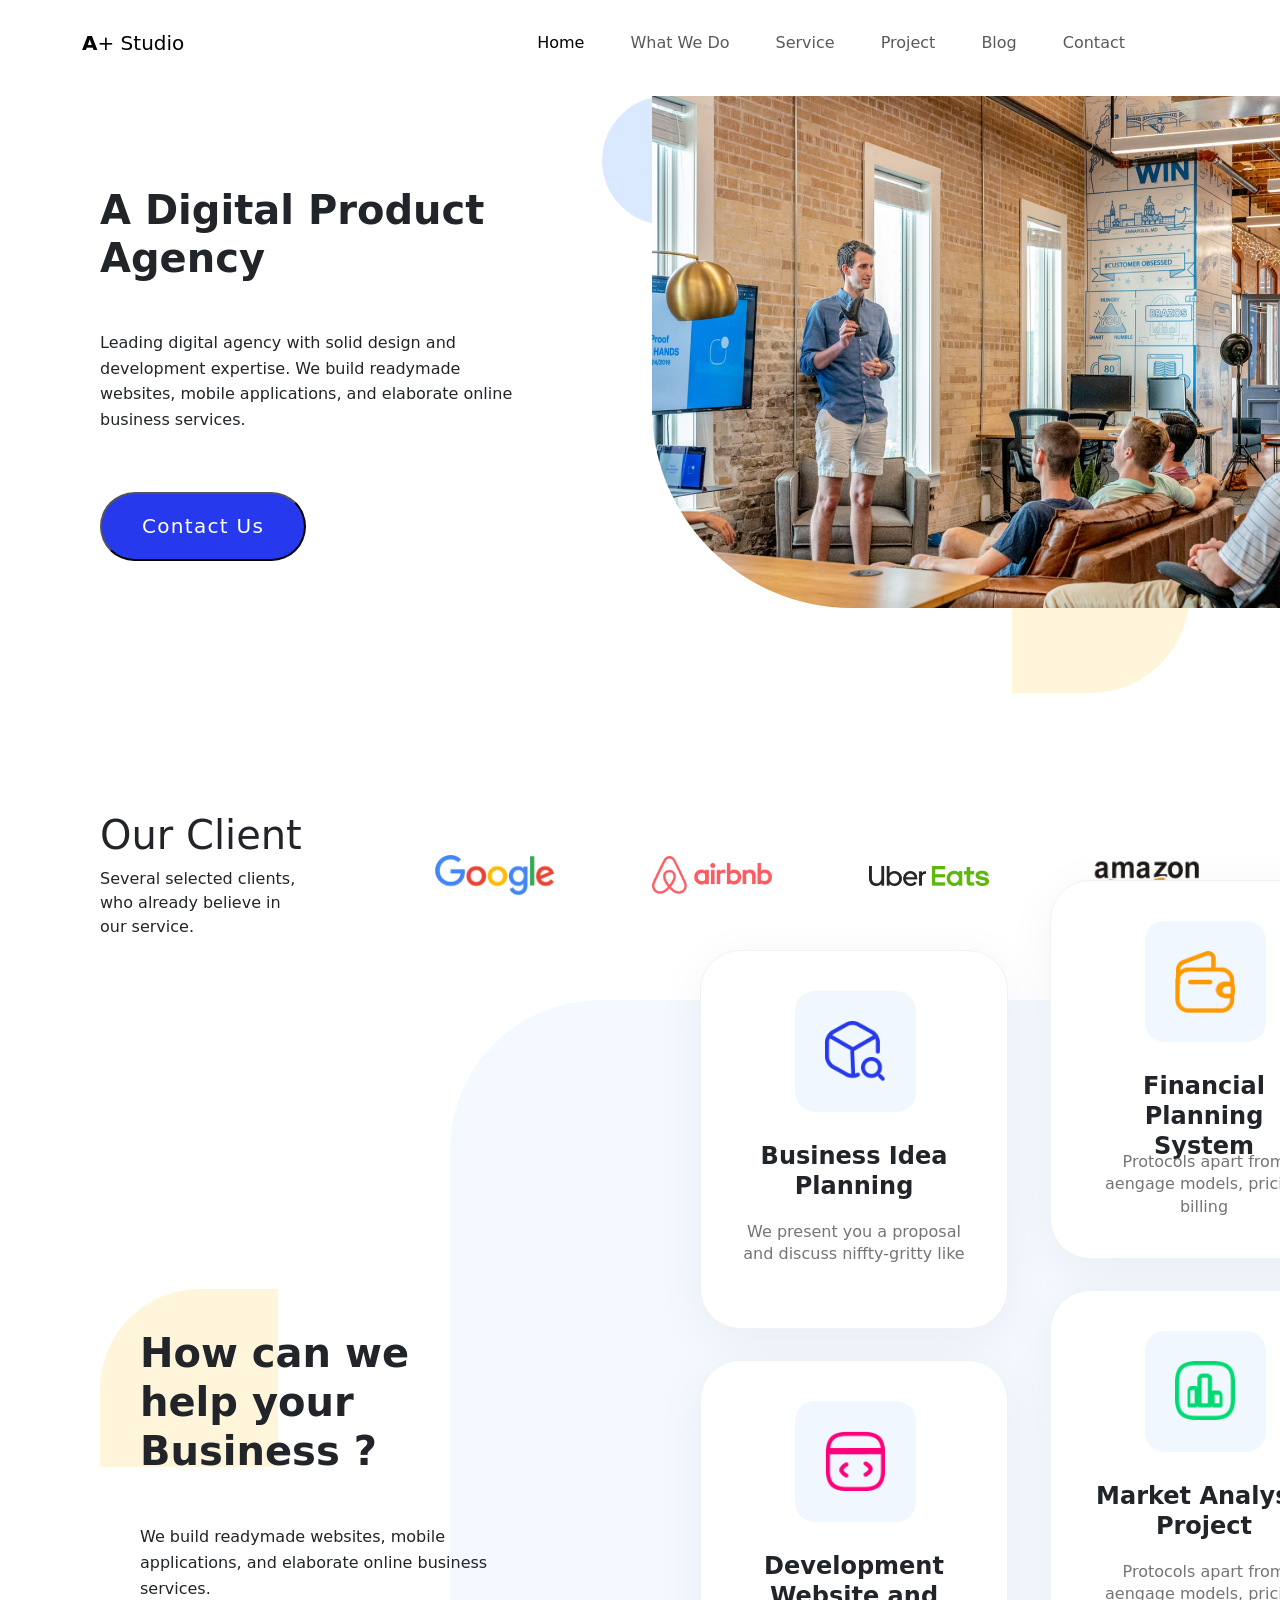
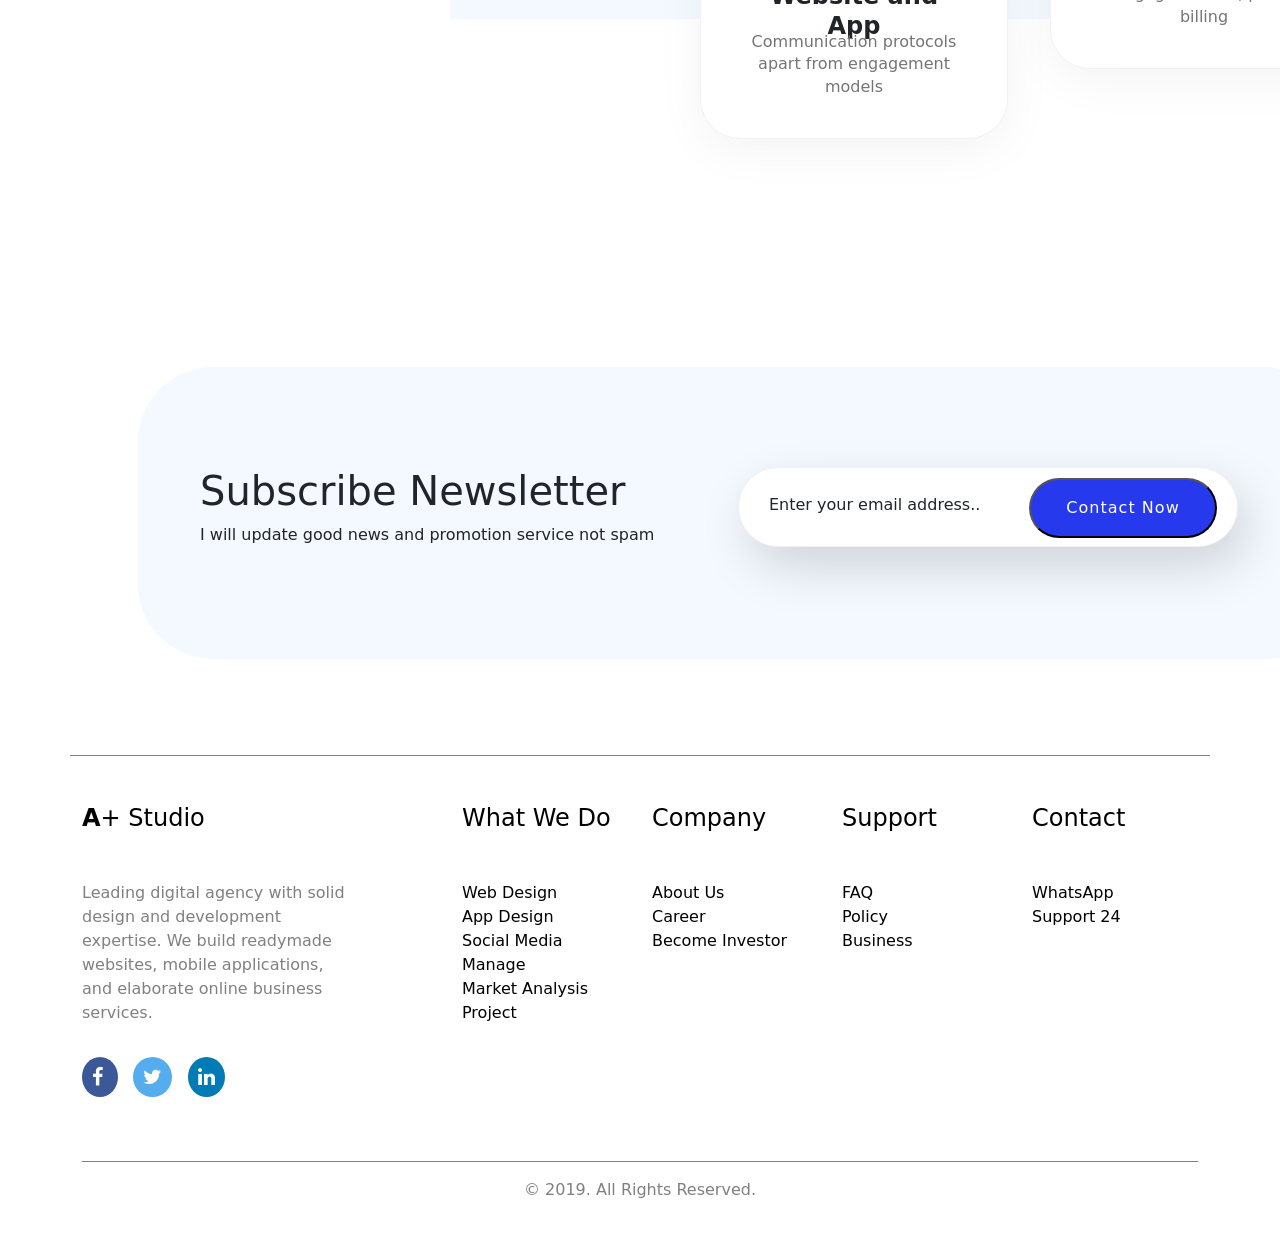
<file: index.html>
<!DOCTYPE html>
<html lang="en">
<head>
  <meta charset="UTF-8">
  <meta http-equiv="X-UA-Compatible" content="IE=edge">
  <meta name="viewport" content="width=device-width, initial-scale=1">
  <title>A Digital Product Agency</title>

  <link rel="icon" type="image/x-icon" href="assets/color-control.ico" />

  <link rel="stylesheet" href="assets/styles.css" />
  <link href="https://cdn.jsdelivr.net/npm/bootstrap@5.3.0-alpha3/dist/css/bootstrap.min.css" rel="stylesheet" integrity="sha384-KK94CHFLLe+nY2dmCWGMq91rCGa5gtU4mk92HdvYe+M/SXH301p5ILy+dN9+nJOZ" crossorigin="anonymous" />
  <link rel="stylesheet" href="https://cdnjs.cloudflare.com/ajax/libs/font-awesome/4.7.0/css/font-awesome.min.css" />
</head>
<body>
  <!-- Navbar -->
  <nav class="navbar navbar-expand-lg navbar-light bg-white">
      <div class="container-fluid">
        <a id="logo" class="navbar-brand space" href="#"><b>A</b>+ Studio</a>
        <button class="navbar-toggler" type="button" data-bs-toggle="collapse" data-bs-target="#navbarSupportedContent" aria-controls="navbarSupportedContent" aria-expanded="false" aria-label="Toggle navigation">
          <span class="navbar-toggler-icon"></span>
        </button>
        <div class="collapse navbar-collapse nav-right" id="navbarSupportedContent">
          <ul class="navbar-nav ms-auto mb-2 mb-lg-0 ">
            <li class="nav-item space">
              <a class="nav-link active" aria-current="page" href="#">Home</a>
            </li>
            <li class="nav-item space">
              <a class="nav-link" href="#">What We Do</a>
            </li>
            <li class="nav-item space">
              <a class="nav-link" href="#">Service</a>
            </li>
            <li class="nav-item space">
              <a class="nav-link" href="#">Project</a>
            </li>
            <li class="nav-item space">
              <a class="nav-link" href="#">Blog</a>
            </li>
            <li class="nav-item space">
              <a class="nav-link" href="#">Contact</a>
            </li>
          </ul>
        </div>
      </div>
  </nav>
  <!-- End of Navbar -->

  <section>
      <div class="row">
          <div class="col-lg-6">
              <div class="hero-section">
                  <h1>A Digital Product Agency</h1>
                  <p>Leading digital agency with solid design and development expertise. We build readymade websites, mobile applications, and elaborate online business services.</p>
                  <button>Contact Us</button>
              </div>
          </div>
          <div class="col-lg-6">
              <div class="full-circle"></div>
              <div class="hero-img">
                  <img src="assets/images/img_1.png" alt="Image of a group of people and a person presenting a presentation">
              </div>
              <div class="square"></div>
          </div>
      </div>
  </section>

  <section>
      <div class="row bl_section">
          <div class="col-lg-4">
              <div class="brand-section">
                  <h1>Our Client</h1>
                  <p>Several selected clients, who already believe in our service.</p>
              </div>
          </div>
          <div class="col-lg-2 col-md-6 col-sm-6 brand-lg">
            <div class="brand-logo">
              <img src="assets/Brand logo/BL_1.png" alt="google brand logo">
            </div>
          </div>
          <div class="col-lg-2 col-md-6 col-sm-6 brand-lg">
            <div class="brand-logo">
              <img src="assets/Brand logo/BL_2.png" alt="Airhub brand logo">
            </div>
          </div>
          <div class="col-lg-2 col-md-6 col-sm-6 brand-lg">
            <div class="brand-logo">
              <img src="assets/Brand logo/BL_3.png" alt="uber Eats brand logo">
          </div>
          </div>
          <div class="col-lg-2 col-md-6 col-sm-6 brand-lg">
            <div class="brand-logo">
              <img src="assets/Brand logo/BL_4.png" alt="Amazon brand logo">
            </div>
          </div>
      </div>
  </section>
  
  <section>
    <div class="row business-section">
      <div class="col-xl-4 col-sm-10 col-xs-2 main-section">
        <div class="square_1"></div>
        <h1>How can we help your Business ?</h1>
        <p>We build readymade websites, mobile applications, and elaborate online business services.</p>
      </div>
      <div class="col-lg-12 rectangle-shape">
        <div class="card-1">
          <div class="inner-card-1">
            <img src="assets/icons/image 14.png" alt="Icon with a cube and a magnifying glass">
          </div>
          <h1>Business Idea Planning</h1>
          <p>We present you a proposal and discuss niffty-gritty like</p>
        </div>
        <div class="card-2">
          <div class="inner-card-1">
            <img src="assets/icons/image 17.png" alt="Icon of a wallet">
          </div>
          <h1>Financial Planning System</h1>
          <p>Protocols apart from aengage models, pricing billing</p>
        </div>
        <div class="card-3">
          <div class="inner-card-1">
            <img src="assets/icons/image 15.png" alt="Icon of a code folder">
          </div>
          <h1>Development Website and App</h1>
          <p>Communication protocols apart from engagement models</p>
        </div>
        <div class="card-4">
          <div class="inner-card-1">
            <img src="assets/icons/image 16.png" alt="Icon of a market analysis">
          </div>
          <h1>Market Analysis Project</h1>
          <p>Protocols apart from aengage models, pricing billing</p>
        </div>
        <div class="half-circle"></div>
      </div>
    </div>
    <div class="responsive-cards">
      <div class="card-1">
        <div class="inner-card-1">
          <img src="assets/icons/image 14.png" alt="Icon with a cube and a magnifying glass">
        </div>
        <h1>Business Idea Planning</h1>
        <p>We present you a proposal and discuss niffty-gritty like</p>
      </div>
      <div class="card-2">
        <div class="inner-card-1">
          <img src="assets/icons/image 17.png" alt="Icon of a wallet">
        </div>
        <h1>Financial Planning System</h1>
        <p>Protocols apart from aengage models, pricing billing</p>
      </div>
      <div class="card-3">
        <div class="inner-card-1">
          <img src="assets/icons/image 15.png" alt="Icon of a code folder">
        </div>
        <h1>Development Website and App</h1>
        <p>Communication protocols apart from engagement models</p>
      </div>
      <div class="card-4">
        <div class="inner-card-1">
          <img src="assets/icons/image 16.png" alt="Icon of a market analysis">
        </div>
        <h1>Market Analysis Project</h1>
        <p>Protocols apart from aengage models, pricing billing</p>
      </div>
    </div>
  </section>

  <section class="newsletter-section">
    <div class="row newsletter">
      <div class="col-xl-6 col-md-6 left-section">
        <h1>Subscribe Newsletter</h1>
        <p>I will update good news and promotion service not spam</p>
      </div>
      <div class="col-xl-6 col-md-6 right-section">
        <div class="newsletter-label">
          <p>Enter your email address..</p>
          <button> Contact Now</button>
        </div>
      </div>
    </div>
  </section>

  <!-- footer -->
  <div class="mt-5 pt-5 pb-3 footer">
      <div class="container pt-5">
        <div class="row">
          <div class="col-lg-4 col-xs-12 about-company" style="padding-right: 100px;">
            <h4 class="mb-sm-5"><b>A</b>+ Studio</h4>
            <p class="pr-5" style="color: grey">Leading digital agency with solid design and development expertise. We build readymade websites, mobile applications, and elaborate online business services.</p>
            <p class="pt-3"><a href="#"><i class="fa fa-facebook"></i></a> &nbsp;&nbsp;<a href="#"><i class="fa fa-twitter"></i></a> &nbsp;&nbsp;<a href="#"><i class="fa fa-linkedin"></i></a></p>
          </div>
          <div class="col-lg-2 col-xs-12 links">
            <h4 class="mt-lg-0 mb-sm-5">What We Do</h4>
              <ul class="m-0 p-0">
                <li><a href="#">Web Design</a></li>
                <li><a href="#">App Design</a></li>
                <li><a href="#">Social Media Manage</a></li>
                <li><a href="#">Market Analysis Project</a></li>
              </ul>
          </div>
          <div class="col-lg-2 col-xs-12 links">
              <h4 class="mt-lg-0 mb-sm-5">Company</h4>
                <ul class="m-0 p-0">
                  <li><a href="#">About Us</a></li>
                  <li><a href="#">Career</a></li>
                  <li><a href="#">Become Investor</a></li>
                </ul>
          </div>
          <div class="col-lg-2 col-xs-12 links">
              <h4 class="mt-lg-0 mb-sm-5">Support</h4>
                <ul class="m-0 p-0">
                  <li><a href="#">FAQ</a></li>
                  <li><a href="#">Policy</a></li>
                  <li><a href="#">Business</a></li>
                </ul>
            </div>
          <div class="col-lg-2 col-xs-12 location">
            <h4 class="mt-lg-0 mb-sm-5">Contact</h4>
            <p class="mb-0">WhatsApp</p>
            <p>Support 24</p>
          </div>
        </div>
        <div class="row mt-5">
          <div class="col copyright">
            <p class="text-center pt-3">© 2019. All Rights Reserved.</p>
          </div>
        </div>
      </div>
  </div>
  <!-- End of footer -->
    
  <script src="https://cdn.jsdelivr.net/npm/bootstrap@5.3.0-alpha3/dist/js/bootstrap.bundle.min.js" integrity="sha384-ENjdO4Dr2bkBIFxQpeoTz1HIcje39Wm4jDKdf19U8gI4ddQ3GYNS7NTKfAdVQSZe" crossorigin="anonymous"></script>
</body>
</html>
</file>
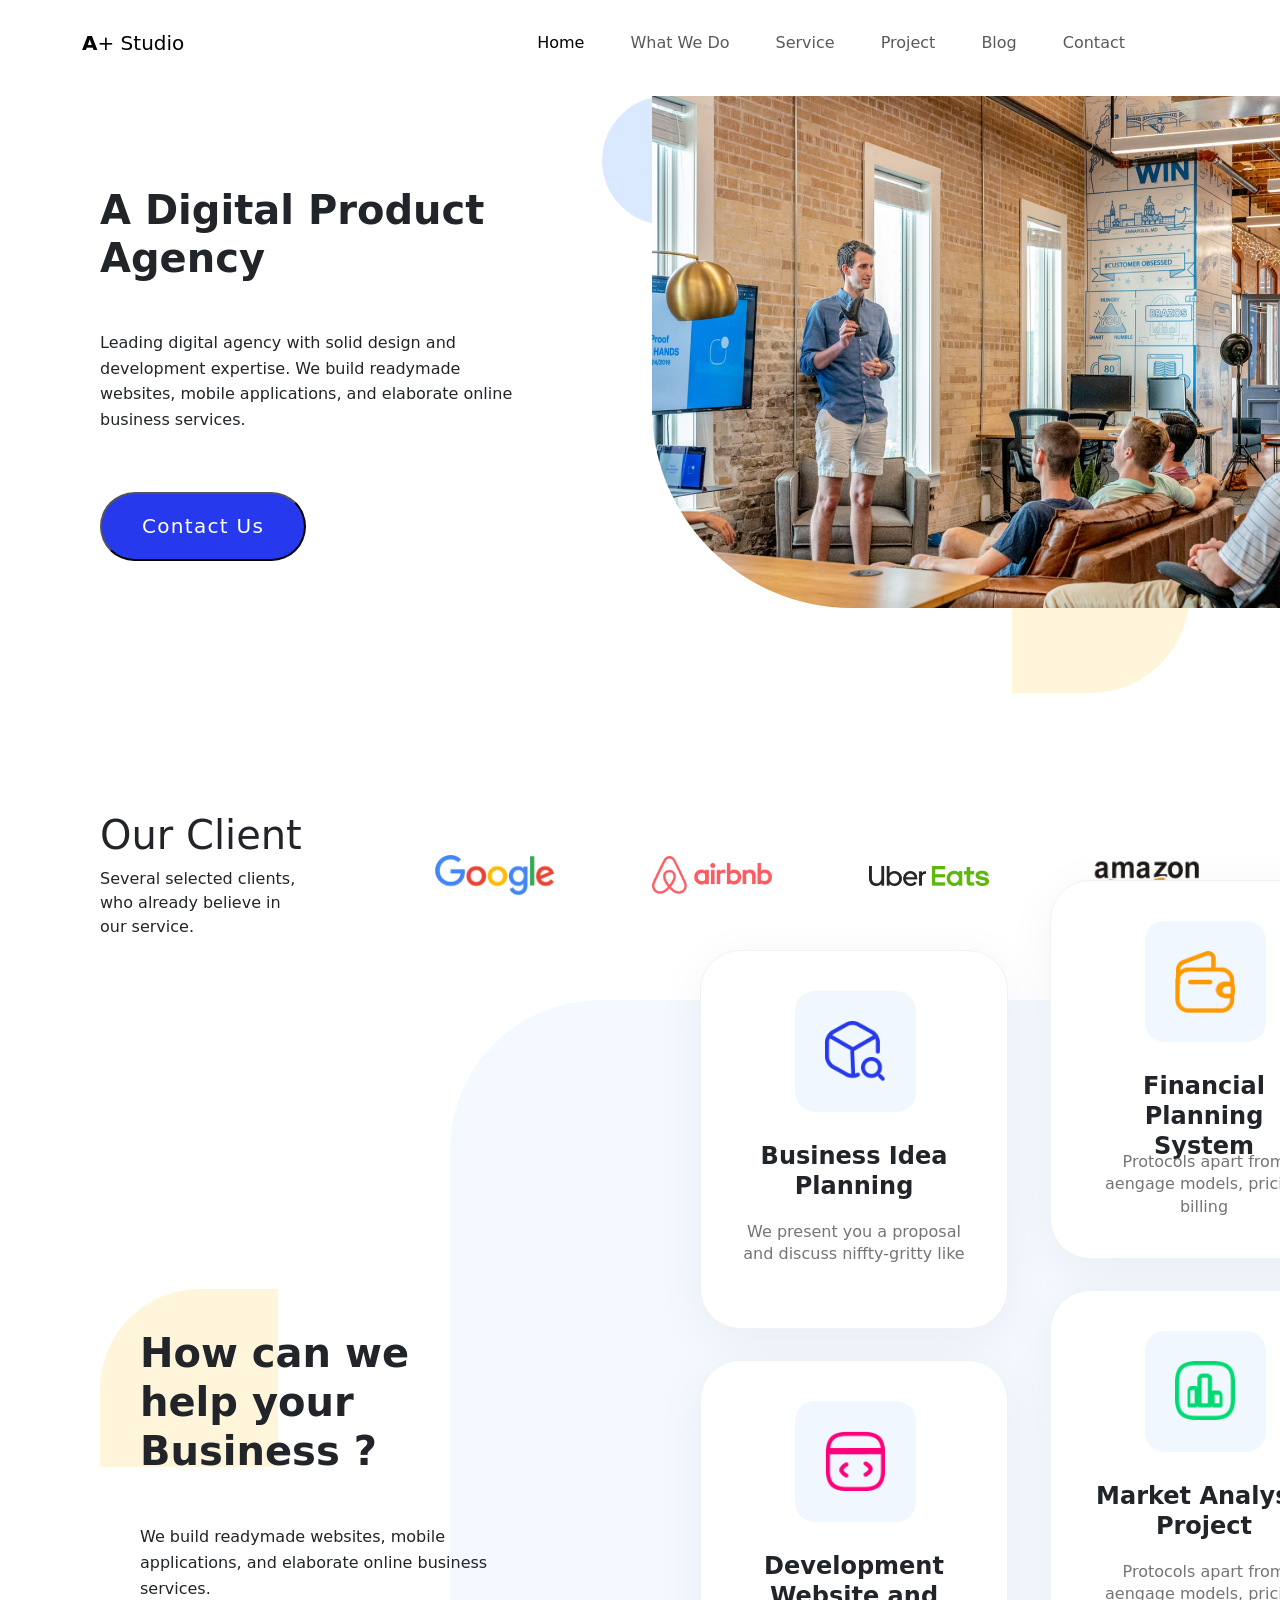
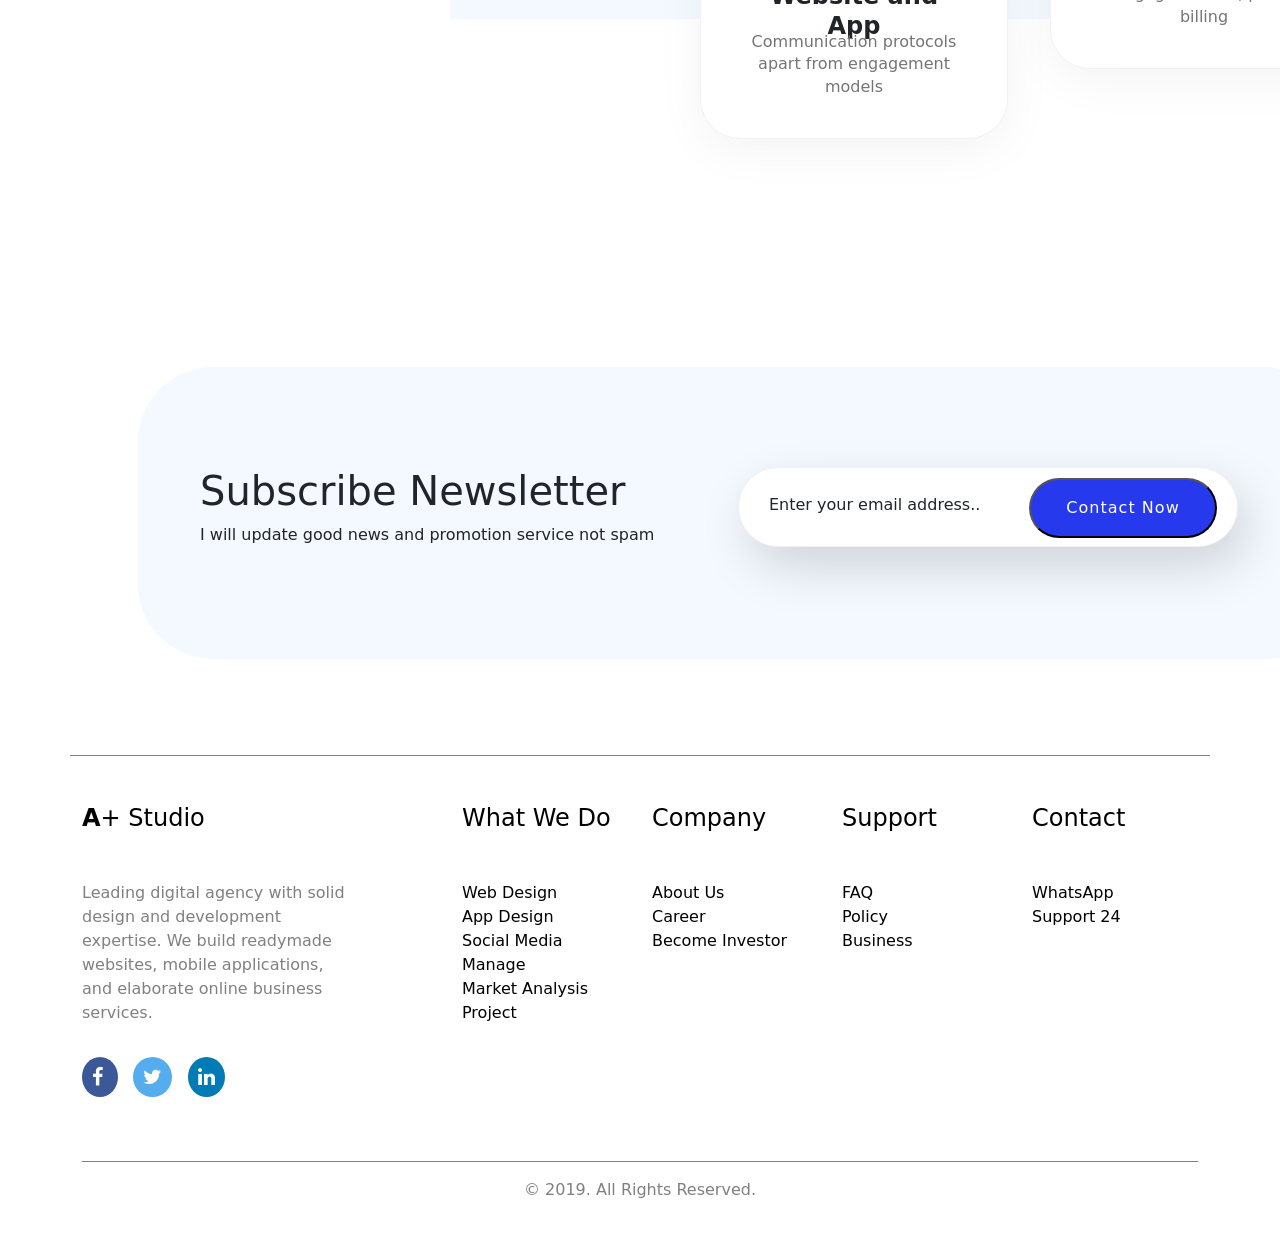
<file: indes.html>
<!DOCTYPE html>
<html lang="en">
<head>
  <meta charset="UTF-8">
  <meta http-equiv="X-UA-Compatible" content="IE=edge">
  <meta name="viewport" content="width=device-width, initial-scale=1">
  <title>Convrersion Task - A Digital Product Agency</title>

  <link rel="icon" type="image/x-icon" href="/assets/color-control.ico">

  <link rel="stylesheet" href="/assets/styles.css">
  <link href="https://cdn.jsdelivr.net/npm/bootstrap@5.3.0-alpha3/dist/css/bootstrap.min.css" rel="stylesheet" integrity="sha384-KK94CHFLLe+nY2dmCWGMq91rCGa5gtU4mk92HdvYe+M/SXH301p5ILy+dN9+nJOZ" crossorigin="anonymous">
  <link rel="stylesheet" href="https://cdnjs.cloudflare.com/ajax/libs/font-awesome/4.7.0/css/font-awesome.min.css">
</head>
<body>
  <!-- Navbar -->
  <nav class="navbar navbar-expand-lg navbar-light bg-white">
      <div class="container-fluid">
        <a id="logo" class="navbar-brand space" href="#"><b>A</b>+ Studio</a>
        <button class="navbar-toggler" type="button" data-bs-toggle="collapse" data-bs-target="#navbarSupportedContent" aria-controls="navbarSupportedContent" aria-expanded="false" aria-label="Toggle navigation">
          <span class="navbar-toggler-icon"></span>
        </button>
        <div class="collapse navbar-collapse nav-right" id="navbarSupportedContent">
          <ul class="navbar-nav ms-auto mb-2 mb-lg-0 ">
            <li class="nav-item space">
              <a class="nav-link active" aria-current="page" href="#">Home</a>
            </li>
            <li class="nav-item space">
              <a class="nav-link" href="#">What We Do</a>
            </li>
            <li class="nav-item space">
              <a class="nav-link" href="#">Service</a>
            </li>
            <li class="nav-item space">
              <a class="nav-link" href="#">Project</a>
            </li>
            <li class="nav-item space">
              <a class="nav-link" href="#">Blog</a>
            </li>
            <li class="nav-item space">
              <a class="nav-link" href="#">Contact</a>
            </li>
          </ul>
        </div>
      </div>
  </nav>
  <!-- End of Navbar -->

  <section>
      <div class="row">
          <div class="col-lg-6">
              <div class="hero-section">
                  <h1>A Digital Product Agency</h1>
                  <p>Leading digital agency with solid design and development expertise. We build readymade websites, mobile applications, and elaborate online business services.</p>
                  <button>Contact Us</button>
              </div>
          </div>
          <div class="col-lg-6">
              <div class="full-circle"></div>
              <div class="hero-img">
                  <img src="/assets/images/img_1.png" alt="Hero section image ">
              </div>
              <div class="square"></div>
          </div>
      </div>
  </section>

  <section>
      <div class="row bl_section">
          <div class="col-lg-4">
              <div class="brand-section">
                  <h1>Our Client</h1>
                  <p>Several selected clients, who already believe in our service.</p>
              </div>
          </div>
          <div class="col-lg-2 col-md-6 col-sm-6 brand-lg">
            <div class="brand-logo">
              <img src="/assets/Brand logo/BL_1.png" alt="Hero section image ">
            </div>
          </div>
          <div class="col-lg-2 col-md-6 col-sm-6 brand-lg">
            <div class="brand-logo">
              <img src="/assets/Brand logo/BL_2.png" alt="Hero section image ">
            </div>
          </div>
          <div class="col-lg-2 col-md-6 col-sm-6 brand-lg">
            <div class="brand-logo">
              <img src="/assets/Brand logo/BL_3.png" alt="Hero section image ">
          </div>
          </div>
          <div class="col-lg-2 col-md-6 col-sm-6 brand-lg">
            <div class="brand-logo">
              <img src="/assets/Brand logo/BL_4.png" alt="Hero section image ">
            </div>
          </div>
      </div>
  </section>
  
  <section>
    <div class="row business-section">
      <div class="col-xl-4 col-sm-10 col-xs-2 main-section">
        <div class="square_1"></div>
        <h1>How can we help your Business ?</h1>
        <p>We build readymade websites, mobile applications, and elaborate online business services.</p>
      </div>
      <div class="col-xl-8 col-lg-12 rectangle-shape">
        <div class="card-1">
          <div class="inner-card-1">
            <img src="/assets/icons/image 14.png" alt="Icon with a cube and a magnifying glass">
          </div>
          <h1>Business Idea Planning</h1>
          <p>We present you a proposal and discuss niffty-gritty like</p>
        </div>
        <div class="card-2">
          <div class="inner-card-1">
            <img src="/assets/icons/image 17.png" alt="Icon of a wallet">
          </div>
          <h1>Financial Planning System</h1>
          <p>Protocols apart from aengage models, pricing billing</p>
        </div>
        <div class="card-3">
          <div class="inner-card-1">
            <img src="/assets/icons/image 15.png" alt="Icon of a code folder">
          </div>
          <h1>Development Website and App</h1>
          <p>Communication protocols apart from engagement models</p>
        </div>
        <div class="card-4">
          <div class="inner-card-1">
            <img src="/assets/icons/image 16.png" alt="Icon of a market analysis">
          </div>
          <h1>Market Analysis Project</h1>
          <p>Protocols apart from aengage models, pricing billing</p>
        </div>
        <div class="half-circle"></div>
      </div>
    </div>
    <div class="responsive-cards">
      <div class="card-1">
        <div class="inner-card-1">
          <img src="/assets/icons/image 14.png" alt="Icon with a cube and a magnifying glass">
        </div>
        <h1>Business Idea Planning</h1>
        <p>We present you a proposal and discuss niffty-gritty like</p>
      </div>
      <div class="card-2">
        <div class="inner-card-1">
          <img src="/assets/icons/image 17.png" alt="Icon of a wallet">
        </div>
        <h1>Financial Planning System</h1>
        <p>Protocols apart from aengage models, pricing billing</p>
      </div>
      <div class="card-3">
        <div class="inner-card-1">
          <img src="/assets/icons/image 15.png" alt="Icon of a code folder">
        </div>
        <h1>Development Website and App</h1>
        <p>Communication protocols apart from engagement models</p>
      </div>
      <div class="card-4">
        <div class="inner-card-1">
          <img src="/assets/icons/image 16.png" alt="Icon of a market analysis">
        </div>
        <h1>Market Analysis Project</h1>
        <p>Protocols apart from aengage models, pricing billing</p>
      </div>
    </div>
  </section>

  <section class="newsletter-section">
    <div class="row newsletter">
      <div class="col-xl-6 col-md-6 left-section">
        <h1>Subscribe Newsletter</h1>
        <p>I will update good news and promotion service not spam</p>
      </div>
      <div class="col-xl-6 col-md-6 right-section">
        <div class="newsletter-label">
          <p>Enter your email address..</p>
          <button> Contact Now</button>
        </div>
      </div>
    </div>
  </section>

  <!-- footer -->
  <div class="mt-5 pt-5 pb-3 footer">
      <div class="container pt-5">
        <div class="row">
          <div class="col-lg-4 col-xs-12 about-company" style="padding-right: 100px;">
            <h4 class="mb-sm-5"><b>A</b>+ Studio</h4>
            <p class="pr-5" style="color: grey">Leading digital agency with solid design and development expertise. We build readymade websites, mobile applications, and elaborate online business services.</p>
            <p class="pt-3"><a href="#"><i class="fa fa-facebook"></i></a> &nbsp;&nbsp;<a href="#"><i class="fa fa-twitter"></i></a> &nbsp;&nbsp;<a href="#"><i class="fa fa-linkedin"></i></a></p>
          </div>
          <div class="col-lg-2 col-xs-12 links">
            <h4 class="mt-lg-0 mb-sm-5">What We Do</h4>
              <ul class="m-0 p-0">
                <li><a href="#">Web Design</a></li>
                <li><a href="#">App Design</a></li>
                <li><a href="#">Social Media Manage</a></li>
                <li><a href="#">Market Analysis Project</a></li>
              </ul>
          </div>
          <div class="col-lg-2 col-xs-12 links">
              <h4 class="mt-lg-0 mb-sm-5">Company</h4>
                <ul class="m-0 p-0">
                  <li><a href="#">About Us</a></li>
                  <li><a href="#">Career</a></li>
                  <li><a href="#">Become Investor</a></li>
                </ul>
          </div>
          <div class="col-lg-2 col-xs-12 links">
              <h4 class="mt-lg-0 mb-sm-5">Support</h4>
                <ul class="m-0 p-0">
                  <li><a href="#">FAQ</a></li>
                  <li><a href="#">Policy</a></li>
                  <li><a href="#">Business</a></li>
                </ul>
            </div>
          <div class="col-lg-2 col-xs-12 location">
            <h4 class="mt-lg-0 mb-sm-5">Contact</h4>
            <p class="mb-0">WhatsApp</p>
            <p>Support 24</p>
          </div>
        </div>
        <div class="row mt-5">
          <div class="col copyright">
            <p class="text-center pt-3">© 2019. All Rights Reserved.</p>
          </div>
        </div>
      </div>
  </div>
  <!-- End of footer -->
    
  <script src="https://cdn.jsdelivr.net/npm/bootstrap@5.3.0-alpha3/dist/js/bootstrap.bundle.min.js" integrity="sha384-ENjdO4Dr2bkBIFxQpeoTz1HIcje39Wm4jDKdf19U8gI4ddQ3GYNS7NTKfAdVQSZe" crossorigin="anonymous"></script>
</body>
</html>
</file>
<file: assets/styles.css>
*{
    box-sizing: border-box;
    margin: 0;
    padding: 0;
}

body{
    overflow-x: hidden;
    max-width: 1440px;
}

/* Navbar starts*/
#logo{
    padding-left: 70px;
}
.space{
    padding: 15px;
}
.nav-right{
    padding-right: 120px;
}

@media screen and (max-width: 768px) {
    #logo{
        padding-left: 10px;
    }
}
/* Navbar ends */

/* footer starts */
.footer{
    color:#000000;
}
.container{
    border-top: 1px solid grey;
}
.links ul{
    list-style-type: none;
}
.links ul li a{
    text-decoration: none;
    color: #000000;
    transition: color .2s;
}
.links ul li a:hover{
    text-decoration:none;
    color:#4180CB;
}
.about-company i{
    font-size: 20px;
}
.about-company i a{
    color:#000000;
    transition: color .2s;
}

.about-company i a:hover{
    color:#4180CB
} 
    
.location i{
    font-size: 14px;
}
    
.copyright p{
    border-top: 1px solid grey;
    color: grey;
} 
/* footer end */

/* Footer favicon */
.fa {
    padding: 10px;
    font-size: 30px;
    text-decoration: none;
    border-radius: 100%;
}
.fa:hover {
    opacity: 0.7;
}
.fa-facebook {
    width: 36px;
    background: #3B5998;
    color: white;
}
.fa-twitter {
    background: #55ACEE;
    color: white;
}
.fa-linkedin {
    background: #007bb5;
    color: white;
}
/* favicon ends */

/* Hero left side Section */
.hero-section{
    margin: 100px;
}
.hero-img img{
    max-width: 100%;
    height: auto;
    position: absolute;
    top: 96px;
}
.hero-section h1{
    font-weight: 600;
    padding-bottom: 40px;
}
.hero-section p{
    font-size: 16px;
    line-height: 25.6px;
    padding-bottom: 44px;
}
.hero-section button{
    padding: 20px 40px;
    background: #2639ED;
    border-radius: 60px;
    font-weight: 400;
    font-size: 20px;
    line-height: 25px;
    letter-spacing: 0.065em;
    color: #FFFFFF;
}
/* hero lefts side section end */

/* hero right side section */
.full-circle{
    width: 129px;
    height: 129px;
    border: 1px solid #DAE9FF;
    background-color: #DAE9FF;
    border-radius: 100px;
    position: relative;
    top: 10px;
    right: 50px;
    z-index: -1;
}

.square{
    width: 178px;
    height: 178px;
    background: #FFF5DB;
    border-radius: 0px 0px 100px 0px;
    position: relative;
    top: 300px;
    left: 360px;
    z-index: -1;
}

.square_1{
    width: 178px;
    height: 178px;
    background: #FFF5DB;
    border-radius: 0px 0px 100px 0px;
    transform: rotate(-180deg);
    position: absolute;
    left: 100px;
    z-index: -1;
}

.rectangle-shape{
    width: 1000px !important;
    height: 619px;
    position: absolute;
    left: 450px;
    top: 1000px;
    background: #F4F9FF;
    border-radius: 150px 0px 0px 0px;
    /* z-index: -1; */
}

/* hero right side section end*/

@media screen and (max-width: 1024px) {
    .hero-img img{
        width: 510px;
        height: 450px;
    } 
    .square{
        top: 250px;
        left: 280px;
    }
}

@media screen and (max-width: 990px) {
    .hero-img img{
        width: 100%;
        height: auto;
        position: relative;
        top: -150px
    } 
    .square{
        top: -220px;
        left: 450px;
    }
}

@media screen and (max-width: 720px) {
    .hero-section{
        margin: 60px;
    }
    .hero-img img{
        width: 750px;
        height: auto;
    }
    .square{
        top: -250px;
        left: 450px;
    }
}
@media screen and (max-width: 500px) {
    .hero-section{
        margin: 40px;
    }
    .hero-img img{
        width: 430px;
        height: auto;
        top: -50px;
    }
    .square{
        top: -150px;
        left: 250px;
    }
}

@media screen and (min-width: 320px) and (max-width: 499px) {
    .square{
        top: -150px;
        left: 120px;
    }
}

.bl_section{
    padding-top: 50px;
}
.brand-section{
    margin: 100px;
}
.brand-lg{
    display: flex;
    justify-content: space-between;
    align-items: center;
}
.brand-lg-2{
    display: flex;
    justify-content: space-between;
    align-items: center;
}

.brand-logo img{
    width: 170px;
    height: auto;
    padding-right: 50px;
}

@media screen and (max-width: 1024px) {
    .bl_section{
        padding-top: 10px;
        position: relative;
        top: -100px
    }
}

@media screen and (max-width: 990px) {
    .brand-section{
        margin: 50px;
    }
    .bl_section{
        padding-top: 10px;
        position: relative;
        top: -200px;
    }
    .brand-lg{
        justify-content: center;
        padding: 40px;
        align-items: stretch;
    }
}

.business-section{
    padding-top: 250px;
    padding-bottom: 250px;
}

.main-section{
    margin: 100px;
    z-index: 1;
}

.main-section h1{
    padding: 40px;
    font-weight: 600;
    font-size: 40px;
    line-height: 49px;
}

.main-section p{
    font-weight: 400;
    font-size: 16px;
    line-height: 160%;
    padding-left: 40px;
}

.card-1{
    width: 308px;
    height: 379px;
    position: absolute;
    left: 250px;
    top: -50px;
    background: #FFFFFF;
    border: 1px solid #F2F2F2;
    box-shadow: 0px 10px 50px rgba(0, 0, 0, 0.05);
    border-radius: 40px;
}

.inner-card-1{
    width: 121px;
    height: 121px;
    position: absolute;
    top: 40px;
    left: 94px;
    background: #F1F7FF;
    border-radius: 20px;
}

.inner-card-1 img{
    width: 60px;
    position: absolute;
    top: 30px;
    left: 30px;
}

.card-1 h1{
    padding: 40px;
    font-style: normal;
    position: absolute;
    top: 150px;
    font-weight: 600;
    font-size: 24px;
    line-height: 30px;
    text-align: center;
}

.card-1 p{
    padding: 40px;
    font-style: normal;
    position: absolute;
    top: 230px;
    font-weight: 400;
    font-size: 16px;
    line-height: 140%;
    text-align: center;
    color: #757575;
}

.card-2{
    width: 308px;
    height: 379px;
    position: absolute;
    left: 600px;
    top: -120px;
    background: #FFFFFF;
    border: 1px solid #F2F2F2;
    box-shadow: 0px 10px 50px rgba(0, 0, 0, 0.05);
    border-radius: 40px;
}

.card-2 h1{
    padding: 40px;
    font-style: normal;
    position: absolute;
    top: 150px;
    font-weight: 600;
    font-size: 24px;
    line-height: 30px;
    text-align: center;
}

.card-2 p{
    padding: 40px;
    font-style: normal;
    position: absolute;
    top: 230px;
    font-weight: 400;
    font-size: 16px;
    line-height: 140%;
    text-align: center;
    color: #757575;
}

.card-3{
    width: 308px;
    height: 379px;
    position: absolute;
    left: 250px;
    top: 360px;
    background: #FFFFFF;
    border: 1px solid #F2F2F2;
    box-shadow: 0px 10px 50px rgba(0, 0, 0, 0.05);
    border-radius: 40px;
}

.card-3 h1{
    padding: 40px;
    font-style: normal;
    position: absolute;
    top: 150px;
    font-weight: 600;
    font-size: 24px;
    line-height: 30px;
    text-align: center;
}

.card-3 p{
    padding: 40px;
    font-style: normal;
    position: absolute;
    top: 230px;
    font-weight: 400;
    font-size: 16px;
    line-height: 140%;
    text-align: center;
    color: #757575;
}

.card-4{
    width: 308px;
    height: 379px;
    position: absolute;
    left: 600px;
    top: 290px;
    background: #FFFFFF;
    border: 1px solid #F2F2F2;
    box-shadow: 0px 10px 50px rgba(0, 0, 0, 0.05);
    border-radius: 40px;
}

.card-4 h1{
    padding: 40px;
    font-style: normal;
    position: absolute;
    top: 150px;
    font-weight: 600;
    font-size: 24px;
    line-height: 30px;
    text-align: center;
}

.card-4 p{
    padding: 40px;
    font-style: normal;
    position: absolute;
    top: 230px;
    font-weight: 400;
    font-size: 16px;
    line-height: 140%;
    text-align: center;
    color: #757575;
}

.half-circle{
    width: 120px;
    height: 120px;
    position: absolute;
    top: 570px;
    left: 850px;
    border: 8.8px solid #FF007A;
    border-radius: 0 0 150px 150px;
    z-index: -1;
}

@media screen and (min-width: 1124px) and (max-width: 2000px) {
    .responsive-cards{
        display: none;
    }
}

@media screen and (max-width: 1024px){
    .business-section{
        padding-top: 50px;
        padding-bottom: 50px;
    }
    .rectangle-shape{
        display: none;
    }
    .main-section{
        position: relative;
        top: -150px;
        height: 800px;
    }
    .responsive-cards{
        position: relative;
        top: -700px;
        left: -80px
    }
}

@media screen and (max-width: 780px) {
    .main-section{
        position: relative;
        top: -150px;
    }
    .responsive-cards{
        left: -200px;
    }
}

@media screen and (min-width: 380px) and (max-width: 500px) {
    .main-section{
        height: 2000px;
    }
    .card-1{
        top: -1300px;
    }
    .card-2{
        left: 250px;
        top: -850px;
    }
    .card-3{
        top: -400px;
    }
    .card-4{
        left: 250px;
        top: 50px;
    }
}

@media screen and (min-width: 375px) and (max-width: 379px) {
    .main-section{
        height: 2000px;
    }
    .card-1{
        top: -1200px;
        left: 240px;
    }
    .card-2{
        left: 240px;
        top: -750px;
    }
    .card-3{
        top: -300px;
        left: 240px;
    }
    .card-4{
        left: 240px;
        top: 150px;
    }
}

@media screen and (max-width: 320px) {
    .main-section{
        height: 2000px;
    }
    .card-1{
        top: -1200px;
        left: 210px;
    }
    .card-2{
        left: 210px;
        top: -750px;
    }
    .card-3{
        top: -300px;
        left: 210px;
    }
    .card-4{
        left: 210px;
        top: 150px;
    }
}

@media screen and (min-width: 320px) and (max-width: 600px) {
    .main-section{
        position: relative;
        left: -100px;
        top: -150px;
    }
}

.newsletter{
    width: 1200px;
    height: 292px;
    background: #F4F9FF;
    border-radius: 75px;
    position: relative;
    left: 150px;
}

.left-section{
    position: absolute;
    top: 100px;
    left: 50px;
}

.newsletter-label{
    width: 500px;
    height: 80px;
    position: absolute;
    left: 600px;
    top: 100px;
    background: #FFFFFF;
    border: 1px solid #F1F1F1;
    box-shadow: 10px 20px 50px rgba(0, 0, 0, 0.15);
    border-radius: 60px;
}

.newsletter-label p{
    position: absolute;
    top: 25px;
    left: 30px;
}

.newsletter-label button{
    width: 188px;
    height: 60px;
    position: absolute;
    left: 290px;
    top: 10px;
    font-style: normal;
    font-weight: 400;
    font-size: 16px;
    line-height: 20px;
    letter-spacing: 0.065em;
    color: #FFFFFF;
    background: #2639ED;
    border-radius: 60px;
}

@media screen and (min-width: 770px) and (max-width: 1024px) {
    .newsletter-section{
        display: none;
    }     
}

@media screen and (max-width: 768px) {
    .newsletter{
        width: 600px;
        left: 100px;
        top: 50px;
    }
    .newsletter-label{
        width: 280px;
        /* height: 100px; */
        left: 300px;
    }
    .newsletter-label p{
        display: none;
    }
    .newsletter-label button{
        left: 80px;
    }
}

@media screen and (min-width: 320px) and (max-width: 430px) {
    .newsletter-section{
        display: none;
    }
}
</file>
